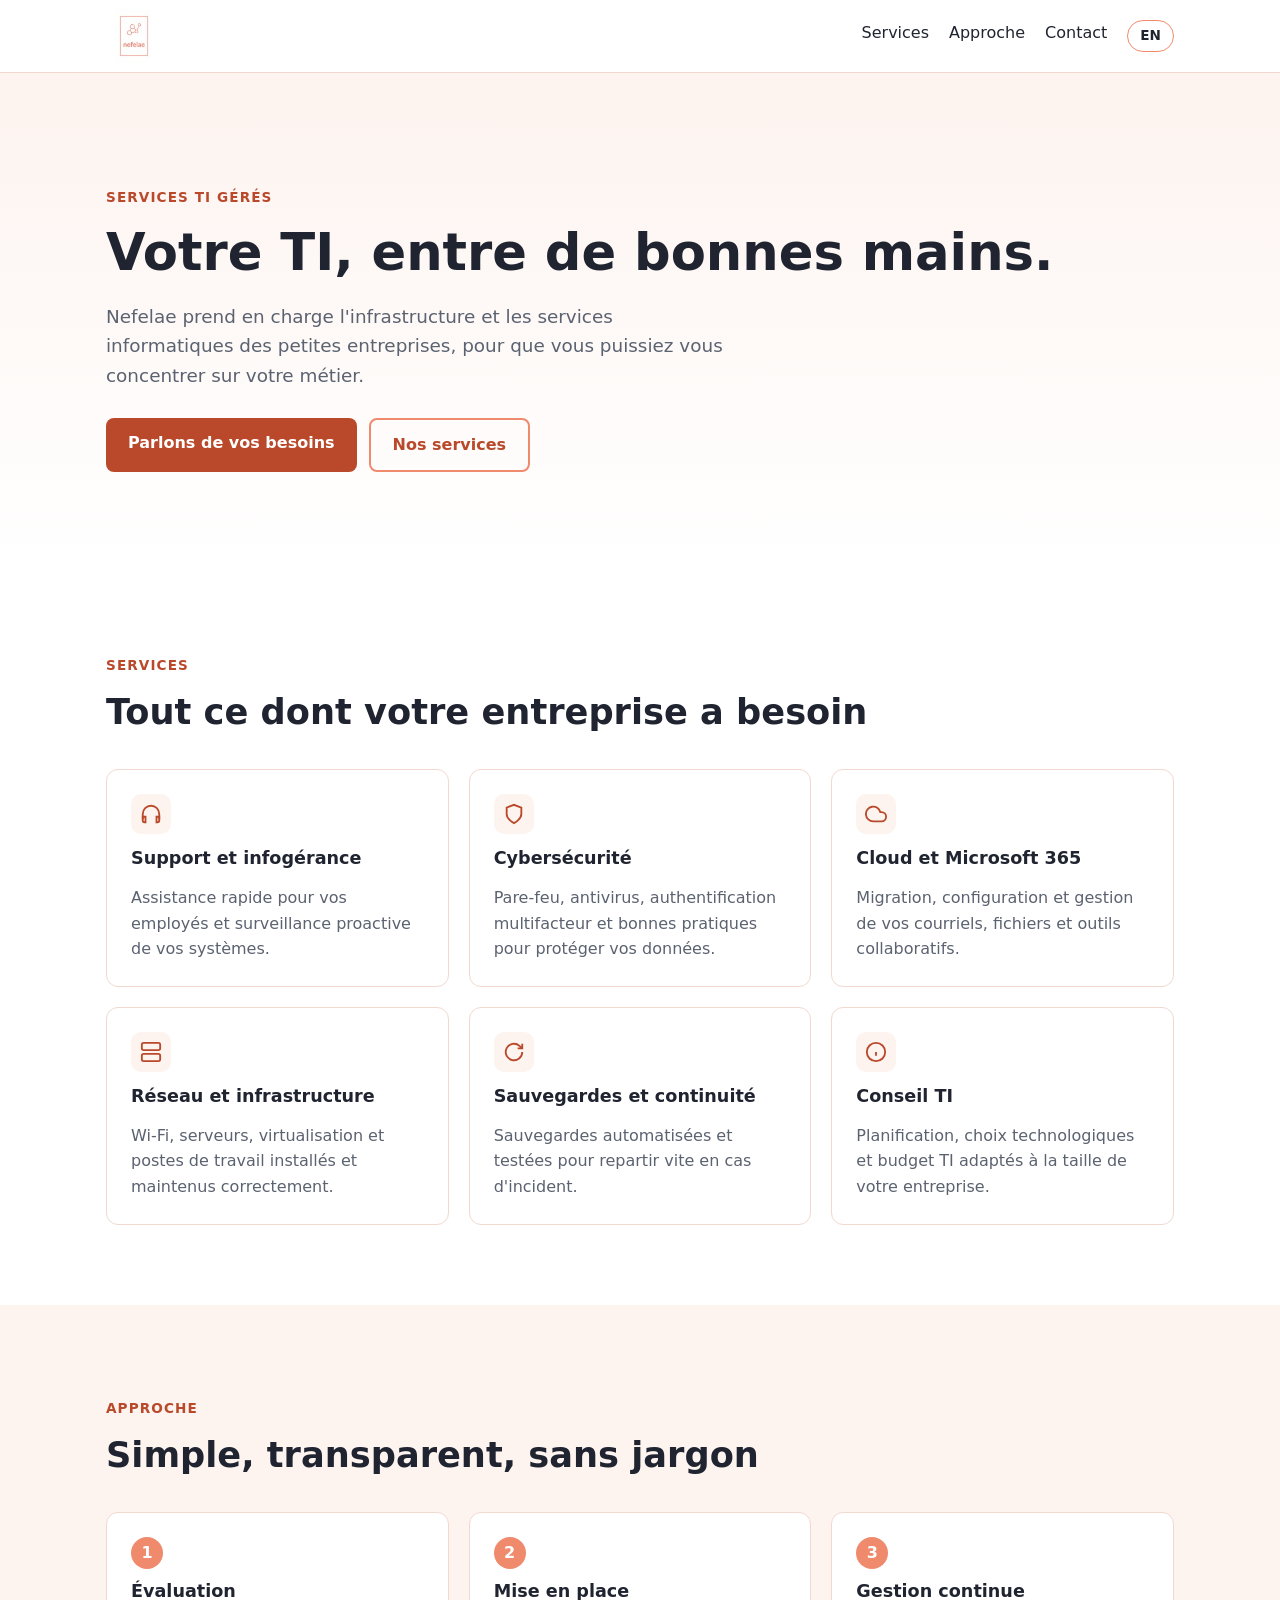
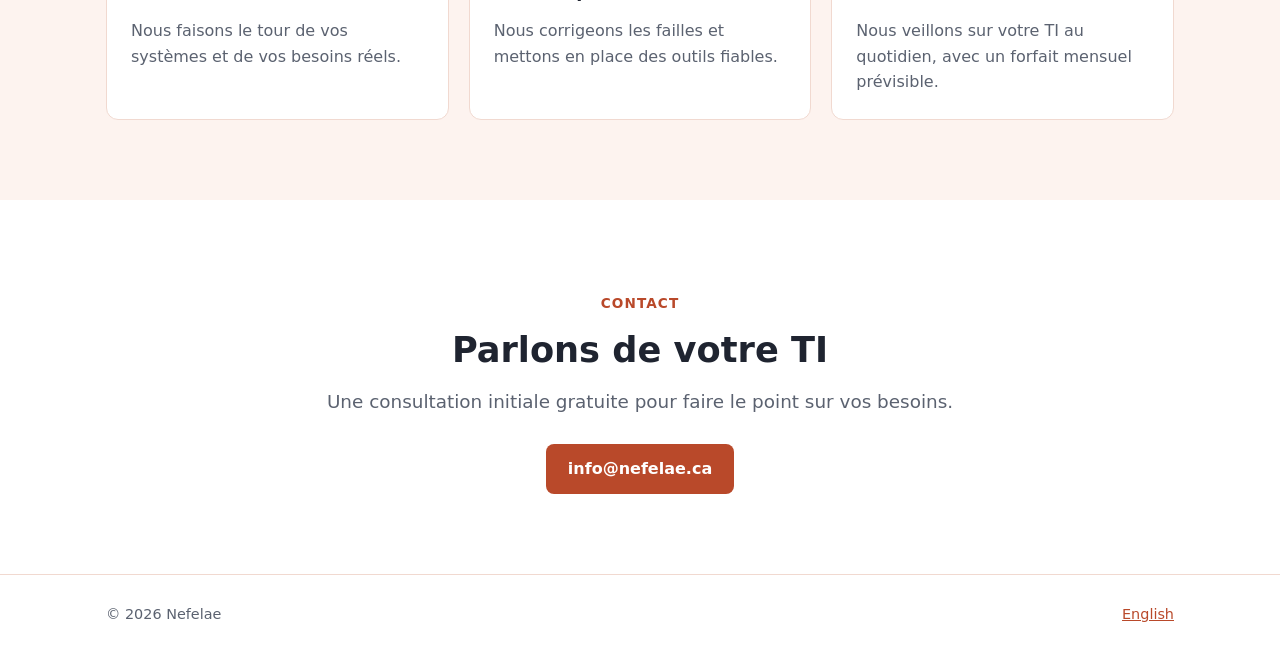
<file: index.html>
<!doctype html>
<html lang="fr">
<head>
  <meta charset="utf-8">
  <meta name="viewport" content="width=device-width, initial-scale=1">
  <title>Nefelae — Services TI pour petites entreprises</title>
  <meta name="description" content="Nefelae prend en charge l'infrastructure et les services TI des petites entreprises : support, réseau, sécurité, cloud et sauvegardes.">
  <link rel="alternate" hreflang="fr" href="./">
  <link rel="alternate" hreflang="en" href="en/">
  <link rel="icon" href="nefelae_logo.jpeg">
  <link rel="stylesheet" href="styles.css?v=2">
</head>
<body>
  <header>
    <div class="wrap">
      <a class="brand" href="./"><img src="nefelae_logo.jpeg" alt="Nefelae"></a>
      <nav>
        <a href="#services">Services</a>
        <a href="#approche">Approche</a>
        <a href="#contact">Contact</a>
        <a class="lang" href="en/" hreflang="en" lang="en">EN</a>
      </nav>
    </div>
  </header>

  <main>
    <section class="hero">
      <div class="wrap">
        <p class="eyebrow">Services TI gérés</p>
        <h1>Votre TI, entre de bonnes mains.</h1>
        <p class="lead">Nefelae prend en charge l'infrastructure et les services informatiques des petites entreprises, pour que vous puissiez vous concentrer sur votre métier.</p>
        <div class="actions">
          <a class="btn" href="#contact">Parlons de vos besoins</a>
          <a class="btn ghost" href="#services">Nos services</a>
        </div>
      </div>
    </section>

    <section id="services">
      <div class="wrap">
        <p class="eyebrow">Services</p>
        <h2>Tout ce dont votre entreprise a besoin</h2>
        <div class="grid">
          <div class="card">
            <div class="icon"><svg viewBox="0 0 24 24" fill="none" stroke="currentColor" stroke-width="2" aria-hidden="true"><path d="M3 18v-6a9 9 0 0 1 18 0v6"/><path d="M21 19a2 2 0 0 1-2 2h-1v-6h3zM3 19a2 2 0 0 0 2 2h1v-6H3z"/></svg></div>
            <h3>Support et infogérance</h3>
            <p>Assistance rapide pour vos employés et surveillance proactive de vos systèmes.</p>
          </div>
          <div class="card">
            <div class="icon"><svg viewBox="0 0 24 24" fill="none" stroke="currentColor" stroke-width="2" aria-hidden="true"><path d="M12 22s8-4 8-10V5l-8-3-8 3v7c0 6 8 10 8 10z"/></svg></div>
            <h3>Cybersécurité</h3>
            <p>Pare-feu, antivirus, authentification multifacteur et bonnes pratiques pour protéger vos données.</p>
          </div>
          <div class="card">
            <div class="icon"><svg viewBox="0 0 24 24" fill="none" stroke="currentColor" stroke-width="2" aria-hidden="true"><path d="M18 10h-1.26A8 8 0 1 0 9 20h9a5 5 0 0 0 0-10z"/></svg></div>
            <h3>Cloud et Microsoft 365</h3>
            <p>Migration, configuration et gestion de vos courriels, fichiers et outils collaboratifs.</p>
          </div>
          <div class="card">
            <div class="icon"><svg viewBox="0 0 24 24" fill="none" stroke="currentColor" stroke-width="2" aria-hidden="true"><rect x="2" y="2" width="20" height="8" rx="2"/><rect x="2" y="14" width="20" height="8" rx="2"/><path d="M6 6h.01M6 18h.01"/></svg></div>
            <h3>Réseau et infrastructure</h3>
            <p>Wi-Fi, serveurs, virtualisation et postes de travail installés et maintenus correctement.</p>
          </div>
          <div class="card">
            <div class="icon"><svg viewBox="0 0 24 24" fill="none" stroke="currentColor" stroke-width="2" aria-hidden="true"><path d="M21 12a9 9 0 1 1-3-6.7L21 8"/><path d="M21 3v5h-5"/></svg></div>
            <h3>Sauvegardes et continuité</h3>
            <p>Sauvegardes automatisées et testées pour repartir vite en cas d'incident.</p>
          </div>
          <div class="card">
            <div class="icon"><svg viewBox="0 0 24 24" fill="none" stroke="currentColor" stroke-width="2" aria-hidden="true"><circle cx="12" cy="12" r="10"/><path d="M12 16v-4M12 8h.01"/></svg></div>
            <h3>Conseil TI</h3>
            <p>Planification, choix technologiques et budget TI adaptés à la taille de votre entreprise.</p>
          </div>
        </div>
      </div>
    </section>

    <section id="approche" class="soft">
      <div class="wrap">
        <p class="eyebrow">Approche</p>
        <h2>Simple, transparent, sans jargon</h2>
        <div class="grid steps">
          <div class="card">
            <h3>Évaluation</h3>
            <p>Nous faisons le tour de vos systèmes et de vos besoins réels.</p>
          </div>
          <div class="card">
            <h3>Mise en place</h3>
            <p>Nous corrigeons les failles et mettons en place des outils fiables.</p>
          </div>
          <div class="card">
            <h3>Gestion continue</h3>
            <p>Nous veillons sur votre TI au quotidien, avec un forfait mensuel prévisible.</p>
          </div>
        </div>
      </div>
    </section>

    <!-- Future: booking calendar and chatbot go here -->
    <section id="contact" class="contact">
      <div class="wrap">
        <p class="eyebrow">Contact</p>
        <h2>Parlons de votre TI</h2>
        <p class="lead">Une consultation initiale gratuite pour faire le point sur vos besoins.</p>
        <a class="btn" href="mailto:info@nefelae.ca">info@nefelae.ca</a>
      </div>
    </section>
  </main>

  <footer>
    <div class="wrap">
      <span>© 2026 Nefelae</span>
      <a href="en/" hreflang="en" lang="en">English</a>
    </div>
  </footer>
</body>
</html>
</file>
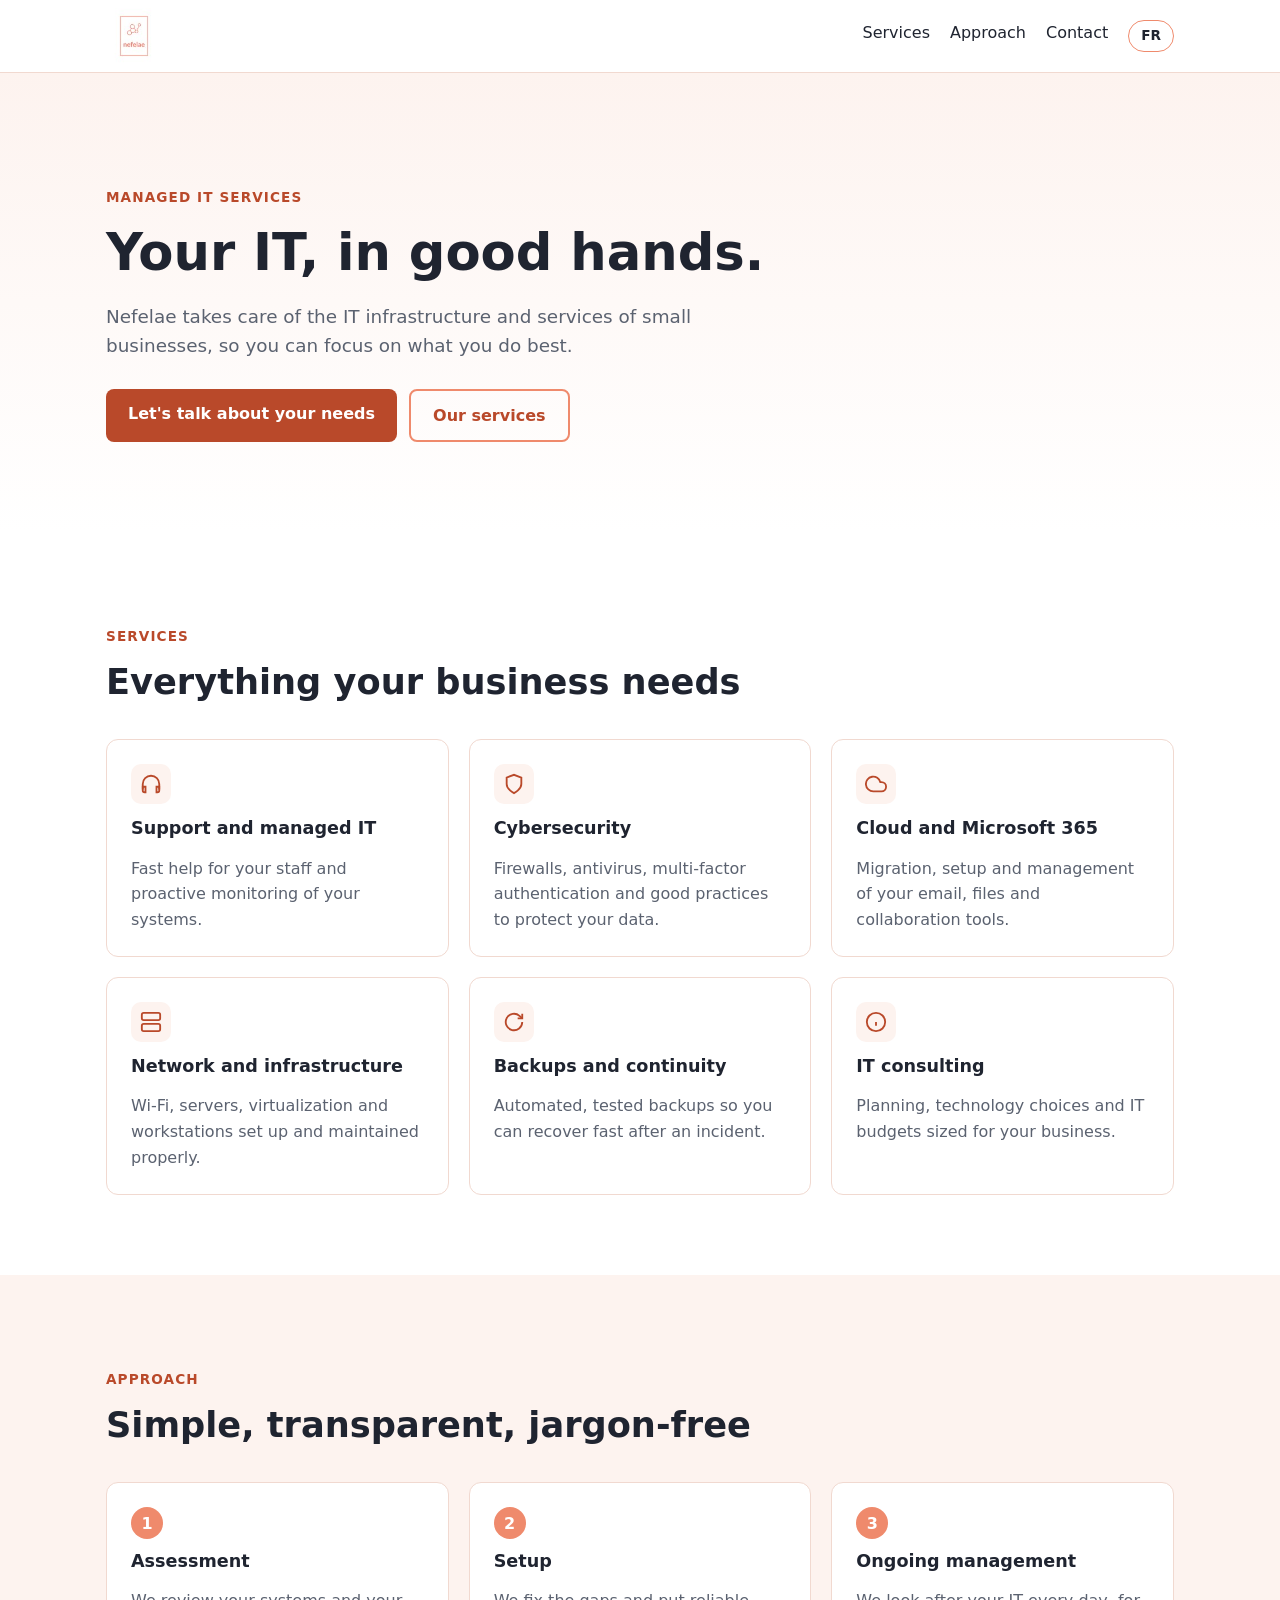
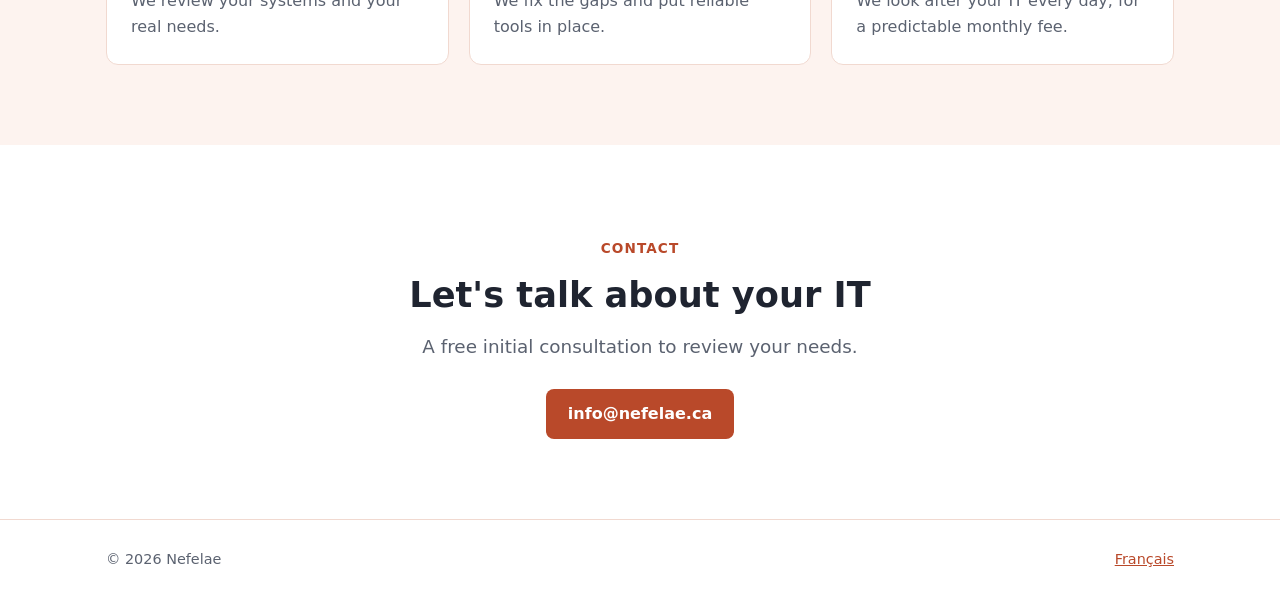
<file: en/index.html>
<!doctype html>
<html lang="en">
<head>
  <meta charset="utf-8">
  <meta name="viewport" content="width=device-width, initial-scale=1">
  <title>Nefelae — IT services for small businesses</title>
  <meta name="description" content="Nefelae takes care of IT infrastructure and services for small businesses: support, networking, security, cloud and backups.">
  <link rel="alternate" hreflang="fr" href="../">
  <link rel="alternate" hreflang="en" href="./">
  <link rel="icon" href="../nefelae_logo.jpeg">
  <link rel="stylesheet" href="../styles.css?v=2">
</head>
<body>
  <header>
    <div class="wrap">
      <a class="brand" href="./"><img src="../nefelae_logo.jpeg" alt="Nefelae"></a>
      <nav>
        <a href="#services">Services</a>
        <a href="#approach">Approach</a>
        <a href="#contact">Contact</a>
        <a class="lang" href="../" hreflang="fr" lang="fr">FR</a>
      </nav>
    </div>
  </header>

  <main>
    <section class="hero">
      <div class="wrap">
        <p class="eyebrow">Managed IT services</p>
        <h1>Your IT, in good hands.</h1>
        <p class="lead">Nefelae takes care of the IT infrastructure and services of small businesses, so you can focus on what you do best.</p>
        <div class="actions">
          <a class="btn" href="#contact">Let's talk about your needs</a>
          <a class="btn ghost" href="#services">Our services</a>
        </div>
      </div>
    </section>

    <section id="services">
      <div class="wrap">
        <p class="eyebrow">Services</p>
        <h2>Everything your business needs</h2>
        <div class="grid">
          <div class="card">
            <div class="icon"><svg viewBox="0 0 24 24" fill="none" stroke="currentColor" stroke-width="2" aria-hidden="true"><path d="M3 18v-6a9 9 0 0 1 18 0v6"/><path d="M21 19a2 2 0 0 1-2 2h-1v-6h3zM3 19a2 2 0 0 0 2 2h1v-6H3z"/></svg></div>
            <h3>Support and managed IT</h3>
            <p>Fast help for your staff and proactive monitoring of your systems.</p>
          </div>
          <div class="card">
            <div class="icon"><svg viewBox="0 0 24 24" fill="none" stroke="currentColor" stroke-width="2" aria-hidden="true"><path d="M12 22s8-4 8-10V5l-8-3-8 3v7c0 6 8 10 8 10z"/></svg></div>
            <h3>Cybersecurity</h3>
            <p>Firewalls, antivirus, multi-factor authentication and good practices to protect your data.</p>
          </div>
          <div class="card">
            <div class="icon"><svg viewBox="0 0 24 24" fill="none" stroke="currentColor" stroke-width="2" aria-hidden="true"><path d="M18 10h-1.26A8 8 0 1 0 9 20h9a5 5 0 0 0 0-10z"/></svg></div>
            <h3>Cloud and Microsoft 365</h3>
            <p>Migration, setup and management of your email, files and collaboration tools.</p>
          </div>
          <div class="card">
            <div class="icon"><svg viewBox="0 0 24 24" fill="none" stroke="currentColor" stroke-width="2" aria-hidden="true"><rect x="2" y="2" width="20" height="8" rx="2"/><rect x="2" y="14" width="20" height="8" rx="2"/><path d="M6 6h.01M6 18h.01"/></svg></div>
            <h3>Network and infrastructure</h3>
            <p>Wi-Fi, servers, virtualization and workstations set up and maintained properly.</p>
          </div>
          <div class="card">
            <div class="icon"><svg viewBox="0 0 24 24" fill="none" stroke="currentColor" stroke-width="2" aria-hidden="true"><path d="M21 12a9 9 0 1 1-3-6.7L21 8"/><path d="M21 3v5h-5"/></svg></div>
            <h3>Backups and continuity</h3>
            <p>Automated, tested backups so you can recover fast after an incident.</p>
          </div>
          <div class="card">
            <div class="icon"><svg viewBox="0 0 24 24" fill="none" stroke="currentColor" stroke-width="2" aria-hidden="true"><circle cx="12" cy="12" r="10"/><path d="M12 16v-4M12 8h.01"/></svg></div>
            <h3>IT consulting</h3>
            <p>Planning, technology choices and IT budgets sized for your business.</p>
          </div>
        </div>
      </div>
    </section>

    <section id="approach" class="soft">
      <div class="wrap">
        <p class="eyebrow">Approach</p>
        <h2>Simple, transparent, jargon-free</h2>
        <div class="grid steps">
          <div class="card">
            <h3>Assessment</h3>
            <p>We review your systems and your real needs.</p>
          </div>
          <div class="card">
            <h3>Setup</h3>
            <p>We fix the gaps and put reliable tools in place.</p>
          </div>
          <div class="card">
            <h3>Ongoing management</h3>
            <p>We look after your IT every day, for a predictable monthly fee.</p>
          </div>
        </div>
      </div>
    </section>

    <!-- Future: booking calendar and chatbot go here -->
    <section id="contact" class="contact">
      <div class="wrap">
        <p class="eyebrow">Contact</p>
        <h2>Let's talk about your IT</h2>
        <p class="lead">A free initial consultation to review your needs.</p>
        <a class="btn" href="mailto:info@nefelae.ca">info@nefelae.ca</a>
      </div>
    </section>
  </main>

  <footer>
    <div class="wrap">
      <span>© 2026 Nefelae</span>
      <a href="../" hreflang="fr" lang="fr">Français</a>
    </div>
  </footer>
</body>
</html>
</file>
<file: styles.css>
:root {
  --coral: #ef8a6c;       /* logo color */
  --coral-dark: #b9492a;  /* AA contrast on white for text/buttons */
  --ink: #1f2430;
  --muted: #5b6270;
  --bg: #ffffff;
  --bg-soft: #fdf3ef;
  --line: #f1d9d0;
  --max: 1100px;
}

* { box-sizing: border-box; }
html { scroll-behavior: smooth; }
body {
  margin: 0;
  font-family: "Inter", system-ui, -apple-system, "Segoe UI", sans-serif;
  color: var(--ink);
  background: var(--bg);
  line-height: 1.6;
}
img { max-width: 100%; display: block; }
a { color: var(--coral-dark); }
.wrap { max-width: var(--max); margin: 0 auto; padding: 0 16px; }

/* Header */
header {
  position: sticky; top: 0; z-index: 10;
  background: rgba(255,255,255,.95);
  border-bottom: 1px solid var(--line);
}
header .wrap { display: flex; align-items: center; gap: 24px; height: 72px; }
.brand { display: flex; align-items: center; }
.brand img { height: 56px; width: auto; }
nav { display: flex; gap: 20px; margin-left: auto; }
nav a { color: var(--ink); text-decoration: none; font-weight: 500; }
nav a:hover { color: var(--coral-dark); }
.lang {
  border: 1px solid var(--coral); border-radius: 999px;
  padding: 4px 12px; font-size: .85rem; font-weight: 600; text-decoration: none;
}

/* Buttons */
.btn {
  display: inline-block; padding: 12px 22px; border-radius: 8px;
  background: var(--coral-dark); color: #fff; font-weight: 600; text-decoration: none;
}
.btn:hover { background: #9c3a1f; }
.btn.ghost { background: transparent; color: var(--coral-dark); border: 2px solid var(--coral); }
.btn.ghost:hover { background: var(--bg-soft); }

/* Sections */
section { padding: 80px 0; }
section.soft { background: var(--bg-soft); }
h1, h2, h3 { line-height: 1.2; margin: 0 0 16px; }
h1 { font-size: clamp(2rem, 5vw, 3.2rem); }
h2 { font-size: clamp(1.6rem, 3.5vw, 2.2rem); }
.eyebrow { color: var(--coral-dark); font-weight: 600; text-transform: uppercase; letter-spacing: .08em; font-size: .85rem; }
.lead { font-size: 1.15rem; color: var(--muted); max-width: 640px; }

.hero { padding: 100px 0 90px; background: linear-gradient(180deg, var(--bg-soft), var(--bg)); }
.hero .actions { display: flex; flex-wrap: wrap; gap: 12px; margin-top: 28px; }

.grid { display: grid; gap: 20px; grid-template-columns: repeat(auto-fit, minmax(260px, 1fr)); margin-top: 36px; }
.card {
  background: #fff; border: 1px solid var(--line); border-radius: 12px; padding: 24px;
}
.card h3 { font-size: 1.1rem; }
.card p { margin: 0; color: var(--muted); }
.icon {
  width: 40px; height: 40px; border-radius: 10px; margin-bottom: 14px;
  display: grid; place-items: center; background: var(--bg-soft); color: var(--coral-dark);
}
.icon svg { width: 22px; height: 22px; }

.steps { counter-reset: step; }
.steps .card::before {
  counter-increment: step; content: counter(step);
  display: inline-grid; place-items: center; width: 32px; height: 32px; margin-bottom: 12px;
  border-radius: 50%; background: var(--coral); color: #fff; font-weight: 700;
}

.contact { text-align: center; }
.contact .lead { margin: 0 auto 28px; }

footer { border-top: 1px solid var(--line); padding: 28px 0; color: var(--muted); font-size: .9rem; }
footer .wrap { display: flex; flex-wrap: wrap; justify-content: space-between; gap: 12px; }

@media (max-width: 720px) {
  nav a:not(.lang) { display: none; }
  section { padding: 56px 0; }
  .hero { padding: 64px 0; }
}
</file>
